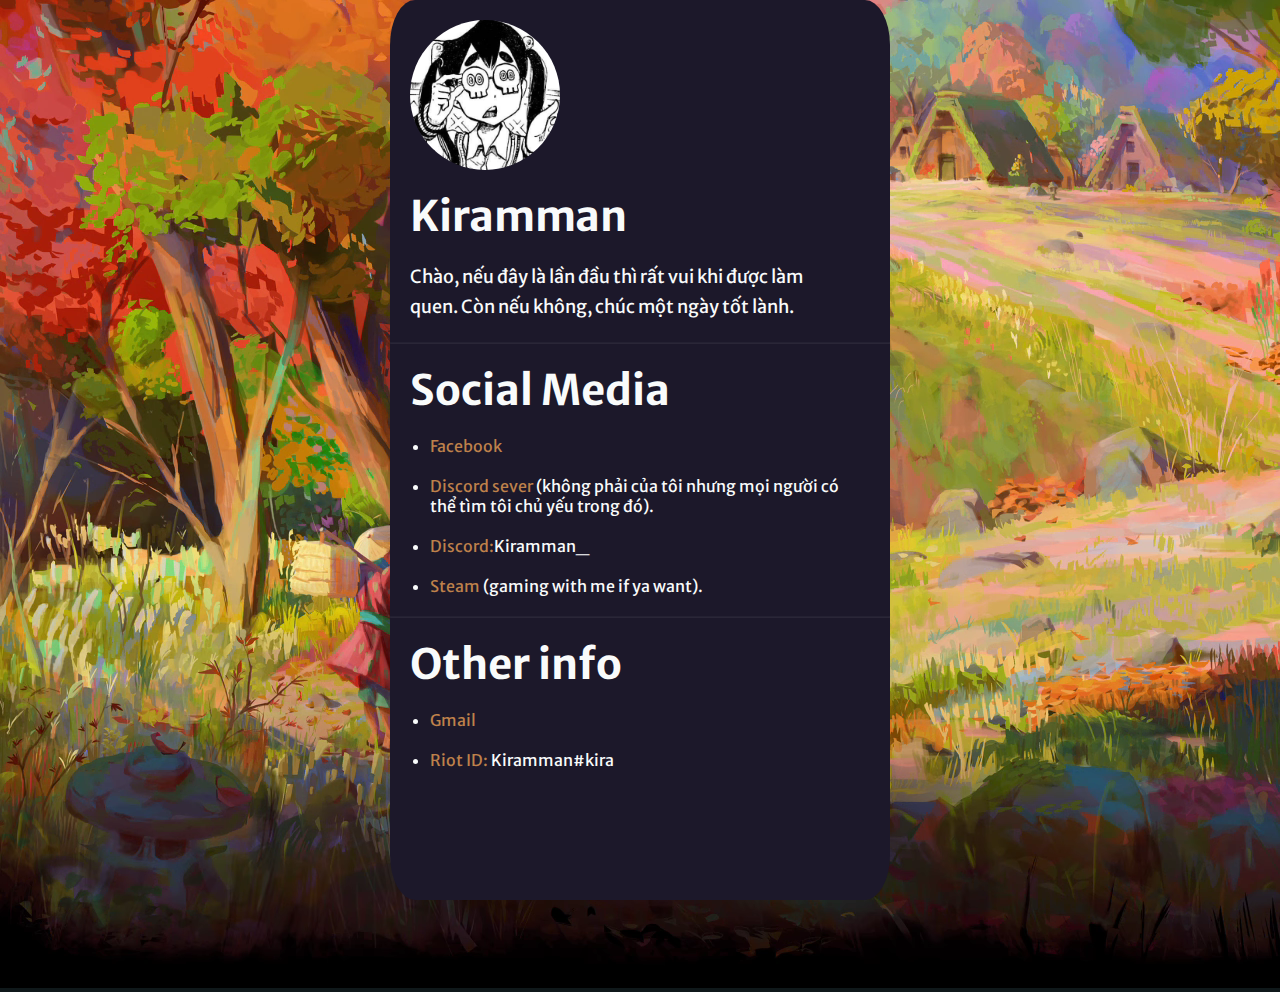
<file: index.html>
<!DOCTYPE html>
<html lang="en">
<head>
    <meta charset="utf-8">
    <meta name="viewport" content="width=device-width, initial-scale=1.0">
    <meta name="desciption" content="myInfo">
    <link rel="stylesheet" href="index.css">
    <link rel="preconnect" href="https://fonts.googleapis.com">
    <link rel="preconnect" href="https://fonts.gstatic.com" crossorigin>
    <link href="https://fonts.googleapis.com/css2?family=Merriweather+Sans&display=swap" rel="stylesheet">
    <title>Kiramman</title>
</head>
<body>
    <div id="video">
    <video playsinline autoplay muted loop>
        <source src="../src/background4.webm" type="video/webm">
    </video>
    </div>
    <div id="main">
        <img class="avatar" src="../src/avatar.jpg">
        <h1>Kiramman</h1>
        <p>Chào, nếu đây là lần đầu thì rất vui khi được làm quen. Còn nếu không, chúc một ngày tốt lành.</p>
        <hr>
        <h1>Social Media</h1>
        <ul>
            <li><a href="https://www.facebook.com/ngovan.khang.1800">Facebook</a></li>
            <li><a href="https://discord.gg/bSDmzxXd">Discord sever</a> (không phải của tôi nhưng mọi người có thể tìm tôi chủ yếu trong đó).</li>
            <li><a href="https://discord.com">Discord:</a>Kiramman_</li>
            <li><a href="https://steamcommunity.com/id/khongem/">Steam</a> (gaming with me if ya want).</li>
        </ul>
        <hr>
        <h1>Other info</h1>
        <ul>
            <li><a href="mailto:kiramman184@gmail.com">Gmail</a></li>
            <li><a href="https://www.riotgames.com/vi">Riot ID:</a> Kiramman#kira</li>
        </ul>
    </div>
</body>
</html>
</file>
<file: index.css>
*{
    padding: 0;
    margin: 0;
    box-sizing: border-box;
}
:root{
    --bg-color: #0f181a;
    --text-color: #f9fbfb;
    --card-color: #1c182a ;
    --link-color: #be814b;
}
body {
    background-color: var(--bg-color);
    font-family: 'Merriweather Sans', sans-serif;
    font-size: 16px;
    height: 100vh;
    display: flex;
    justify-content: center;
    align-items: center;
}
#video{
    overflow: hidden;
    position: relative;
    z-index: -1;
}
#main{
    position: absolute;
    height: 900px;
    width: 500px;
    background-color: var(--card-color);
    border-radius: 5%;
}
.avatar {
    display: block;
    margin: 20px 20px 20px;
    border-radius: 50%;
    height:150px;
    width:150px;
}
h1{
    font-size: 42px;
    color: var(--text-color);
    margin: 20px 20px
}
p {
    line-height: 30px;
    width: 80%;
    margin: 0px 20px 20px;
    font-size: 18px;
    color: var(--text-color);
}
hr{
    border-color: rgb(255,255,255,0.06);
}
li{
    margin: 20px 40px;
    color: var(--text-color);
}
a{
    text-decoration: none;
    color: var(--link-color);
}
</file>
